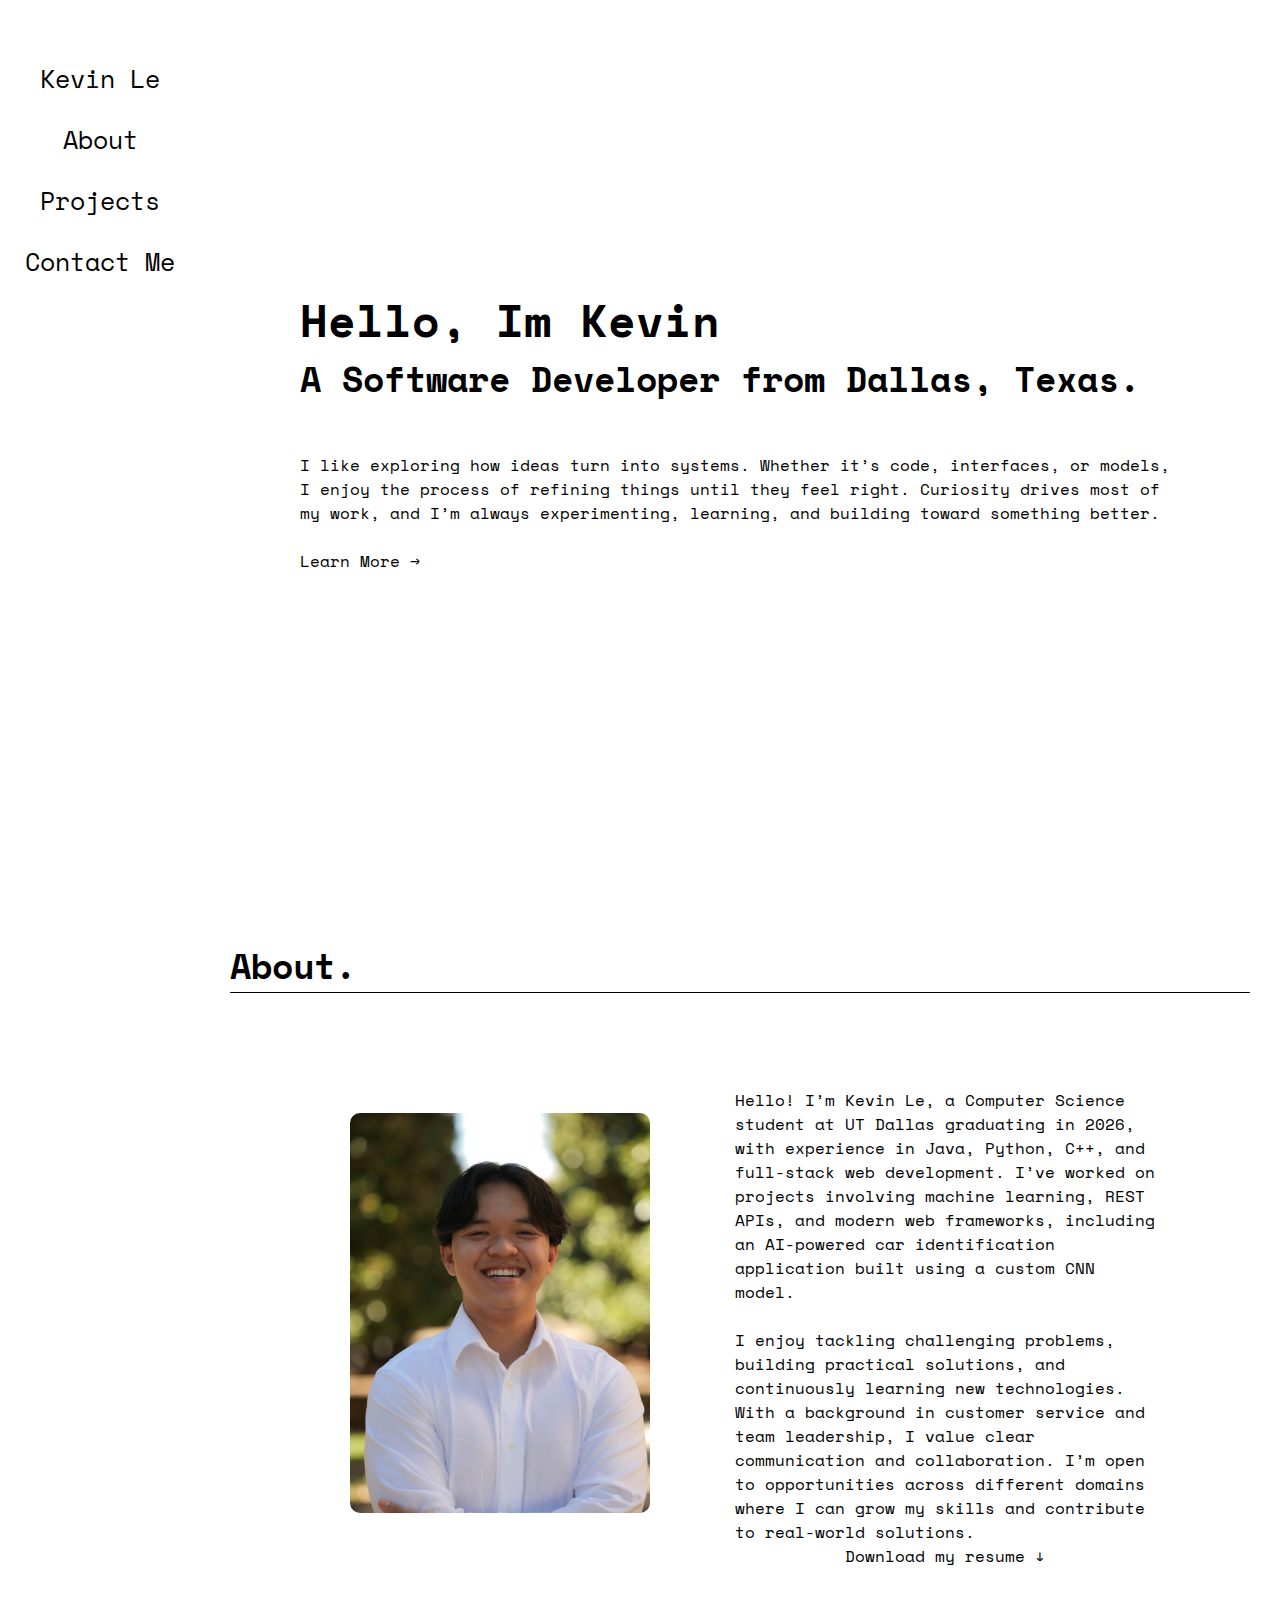
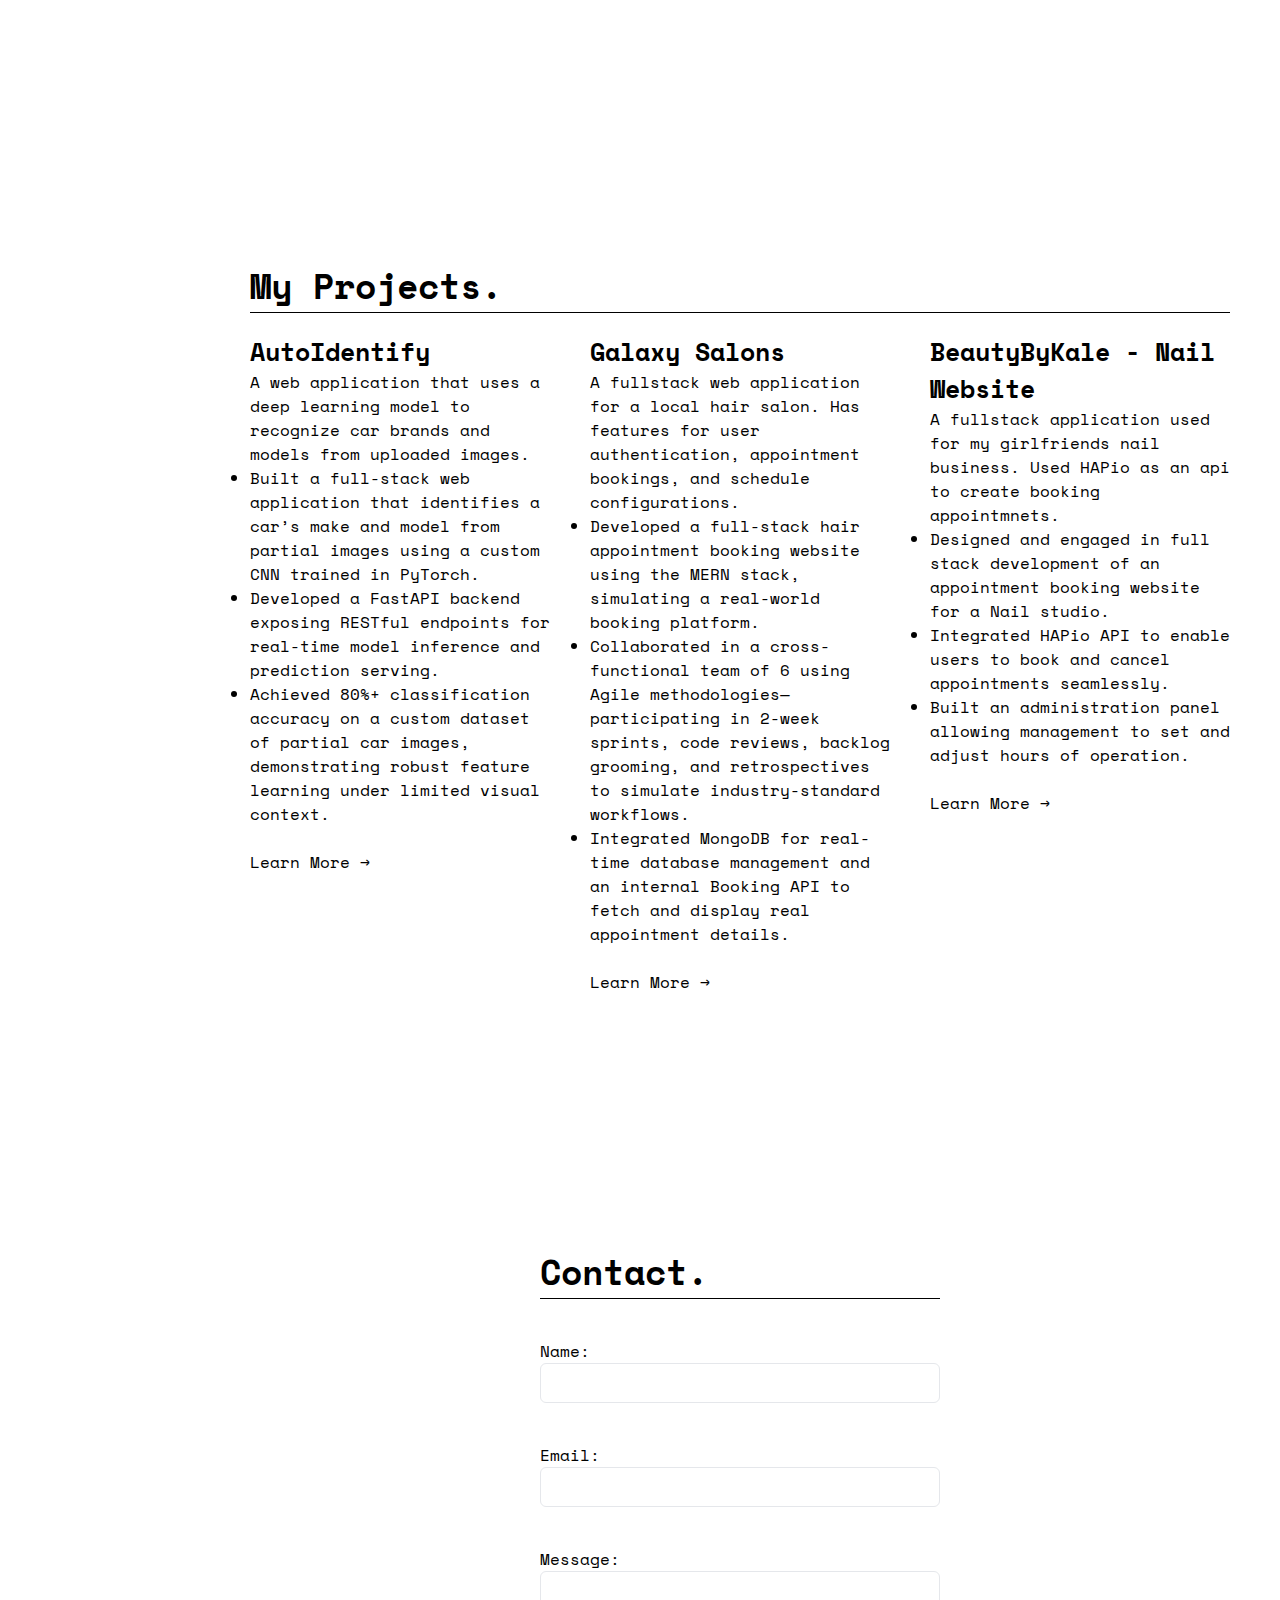
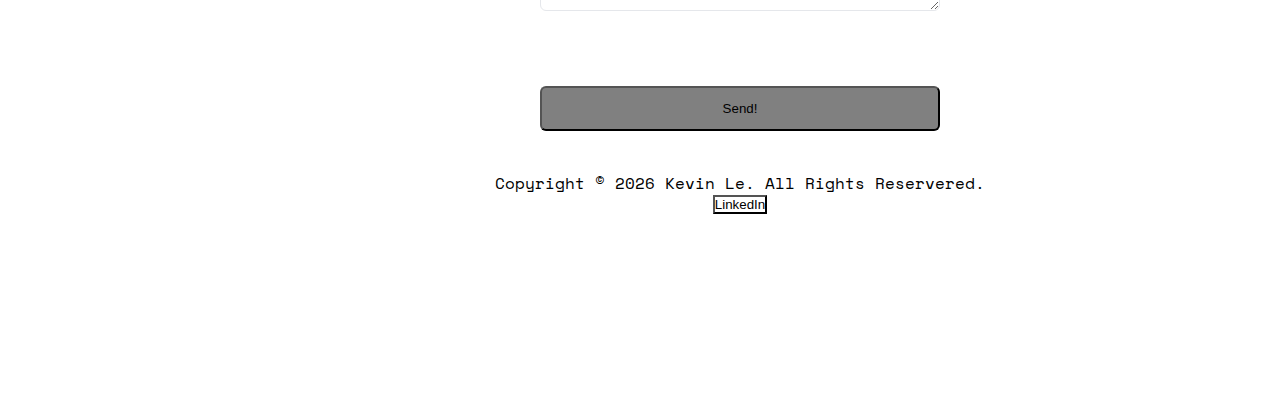
<file: index.html>
<!doctype html>
<html lang="en">
  <head>
    <meta charset="UTF-8" />
    <meta name="viewport" content="width=device-width, initial-scale=1.0" />
    <link rel="stylesheet" href="style.css" />
    <title>Kevin Le | Portfolio</title>
  </head>
  <body>
    <div id="content-container">
      <div class="aside-nav">
        <aside>
          <nav id="nav-bar">
            <div id="nav-bar-div">
              <ul class="nav-links">
                <li>
                  <a href="#landing-page" class="nav-buttons">Kevin Le</a>
                </li>
                <li><a href="#about" class="nav-buttons">About</a></li>
                <li><a href="#projects" class="nav-buttons">Projects</a></li>
                <li><a href="#contacts" class="nav-buttons">Contact Me</a></li>
              </ul>
            </div>
          </nav>
        </aside>
      </div>
      <div class="maindivs">
        <main>
          <section id="landing-page">
            <div id="landing-page-container">
              <div>
                <h1 class="Name">Hello, Im Kevin</h1>
                <h2 class="landing-page-text-2">
                  A Software Developer from Dallas, Texas.
                </h2>
                <br /><br />
                <p>
                  I like exploring how ideas turn into systems. Whether it’s
                  code, interfaces, or models, I enjoy the process of refining
                  things until they feel right. Curiosity drives most of my
                  work, and I’m always experimenting, learning, and building
                  toward something better.
                </p>
                <br />
                <a class="learn-more-button" href="#about"
                  >Learn More &#8594;</a
                >
              </div>
            </div>
          </section>
          <section id="about">
            <h2 id="about-header">About.</h2>

            <div id="about-container">
              <figure id="about-page-img">
                <img
                  src="images/cachedImage_png.jpg"
                  class="about-page-image"
                  alt="Professional Photo of Kevin"
                />
              </figure>
              <div id="about-text-container">
                <p id="about-description">
                  Hello! I’m Kevin Le, a Computer Science student at UT Dallas
                  graduating in 2026, with experience in Java, Python, C++, and
                  full-stack web development. I’ve worked on projects involving
                  machine learning, REST APIs, and modern web frameworks,
                  including an AI-powered car identification application built
                  using a custom CNN model. <br /><br />
                  I enjoy tackling challenging problems, building practical
                  solutions, and continuously learning new technologies. With a
                  background in customer service and team leadership, I value
                  clear communication and collaboration. I’m open to
                  opportunities across different domains where I can grow my
                  skills and contribute to real-world solutions.
                </p>
                <a class="learn-more-button" href="assets/KevinLe_Resume_2025_2026.pdf">Download my resume &#8595;</a>
              </div>
            </div>
          </section>
          <section id="projects">
            <div id="main-project-container">
              <h2 id="project-heading">My Projects.</h2>
              <div id="project-container">
                <div class="project-grid">
                  <div class="project-box">
                    <article>
                      <h3>AutoIdentify</h3>
                      <p>
                        A web application that uses a deep learning model to
                        recognize car brands and models from uploaded images.
                      </p>
                      <ul>
                        <li>
                          Built a full-stack web application that identifies a
                          car’s make and model from partial images using a
                          custom CNN trained in PyTorch.
                        </li>
                        <li>
                          Developed a FastAPI backend exposing RESTful endpoints
                          for real-time model inference and prediction serving.
                        </li>
                        <li>
                          Achieved 80%+ classification accuracy on a custom
                          dataset of partial car images, demonstrating robust
                          feature learning under limited visual context.
                        </li>
                      </ul>
                      <br />
                      <a
                        class="learn-more-button"
                        onclick="
                          location.href =
                            'https://github.com/kevintle2088/autoidentify'
                        "
                        >Learn More &#8594;</a
                      >
                    </article>
                  </div>
                  <div class="project-box">
                    <article>
                      <h3>Galaxy Salons</h3>
                      <p>
                        A fullstack web application for a local hair salon. Has
                        features for user authentication, appointment bookings,
                        and schedule configurations.
                      </p>
                      <ul>
                        <li>
                          Developed a full-stack hair appointment booking
                          website using the MERN stack, simulating a real-world
                          booking platform.
                        </li>
                        <li>
                          Collaborated in a cross-functional team of 6 using
                          Agile methodologies—participating in 2-week sprints,
                          code reviews, backlog grooming, and retrospectives to
                          simulate industry-standard workflows.
                        </li>
                        <li>
                          Integrated MongoDB for real-time database management
                          and an internal Booking API to fetch and display real
                          appointment details.
                        </li>
                      </ul>
                      <br />
                      <a
                        class="learn-more-button"
                        onclick="
                          location.href =
                            'https://github.com/kevintle2088/GalaxySalons'
                        "
                        >Learn More &#8594;</a
                      >
                    </article>
                  </div>
                  <div class="project-box">
                    <article>
                      <h3>BeautyByKale - Nail Website</h3>
                      <p>
                        A fullstack application used for my girlfriends nail
                        business. Used HAPio as an api to create booking
                        appointmnets.
                      </p>
                      <ul>
                        <li>
                          Designed and engaged in full stack development of an
                          appointment booking website for a Nail studio.
                        </li>
                        <li>
                          Integrated HAPio API to enable users to book and
                          cancel appointments seamlessly.
                        </li>
                        <li>
                          Built an administration panel allowing management to
                          set and adjust hours of operation.
                        </li>
                      </ul>
                      <br />
                      <a
                        class="learn-more-button"
                        onclick="
                          location.href =
                            'https://github.com/kevintle2088?tab=repositories'
                        "
                        >Learn More &#8594;</a
                      >
                    </article>
                  </div>
                </div>
              </div>
            </div>
          </section>
          <section id="contacts">
            <div id="form-entries">
              <h2 id="contact-header">Contact.</h2>
              <form id="form-box" action="">
                <label for="name"
                  >Name:
                  <input type="text" id="name" required /><br />
                </label>
                <label for="email"
                  >Email:
                  <input
                    type="text"
                    id="email"
                    required
                  /><br />
                </label>
                <label for="message"
                  >Message:
                  <textarea
                    name="message"
                    id="message"
                    required
                  ></textarea>
                </label>
                <br />
                <button
                  class="submit-button"
                  onclick="location.href = '#about'"
                >
                  Send!
                </button>
              </form>
            </div>
            <footer>
              <p id="footer-text">
                Copyright &#169; 2026 Kevin Le. All Rights Reservered.
              </p>
              <button
                class="submit-button2"
                onclick="
                  location.href = 'https://www.linkedin.com/in/kevinthanhle/'
                "
              >
                LinkedIn
              </button>
            </footer>
          </section>
        </main>
      </div>
    </div>
  </body>
</html>
</file>
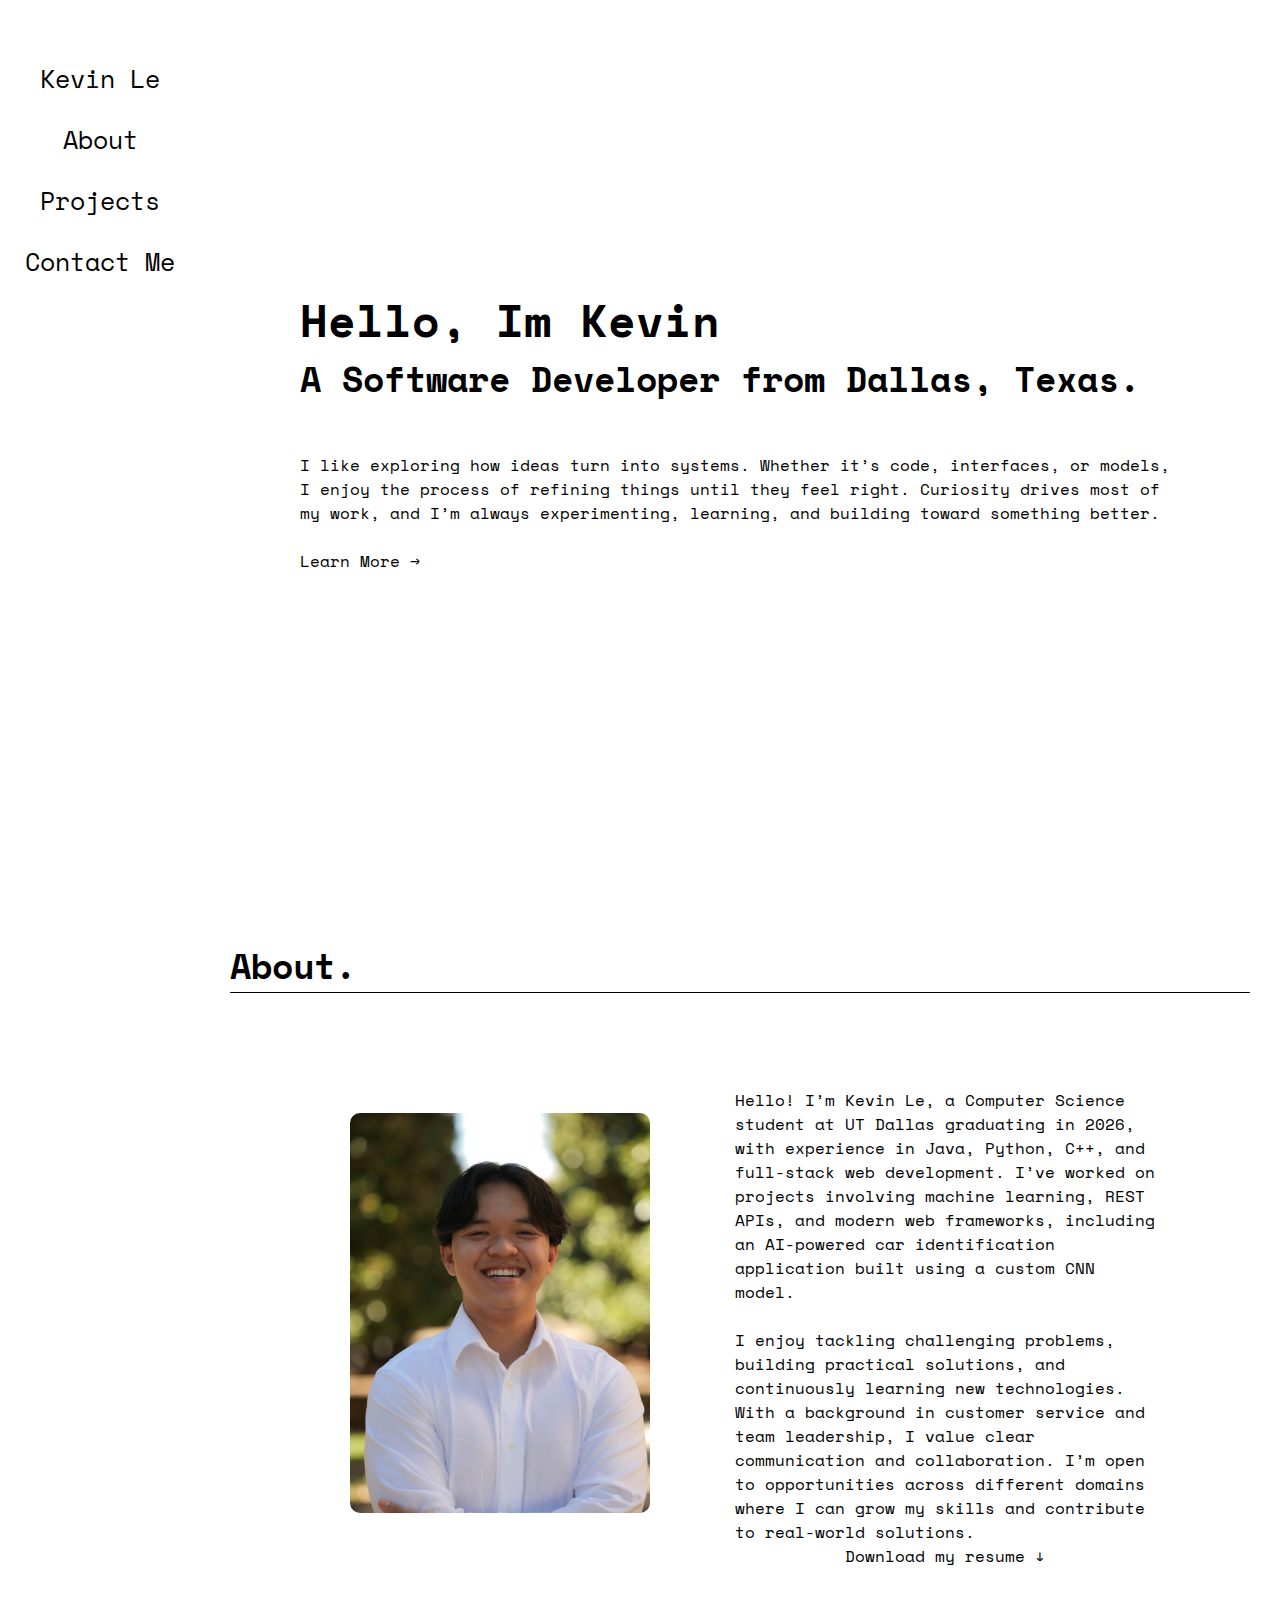
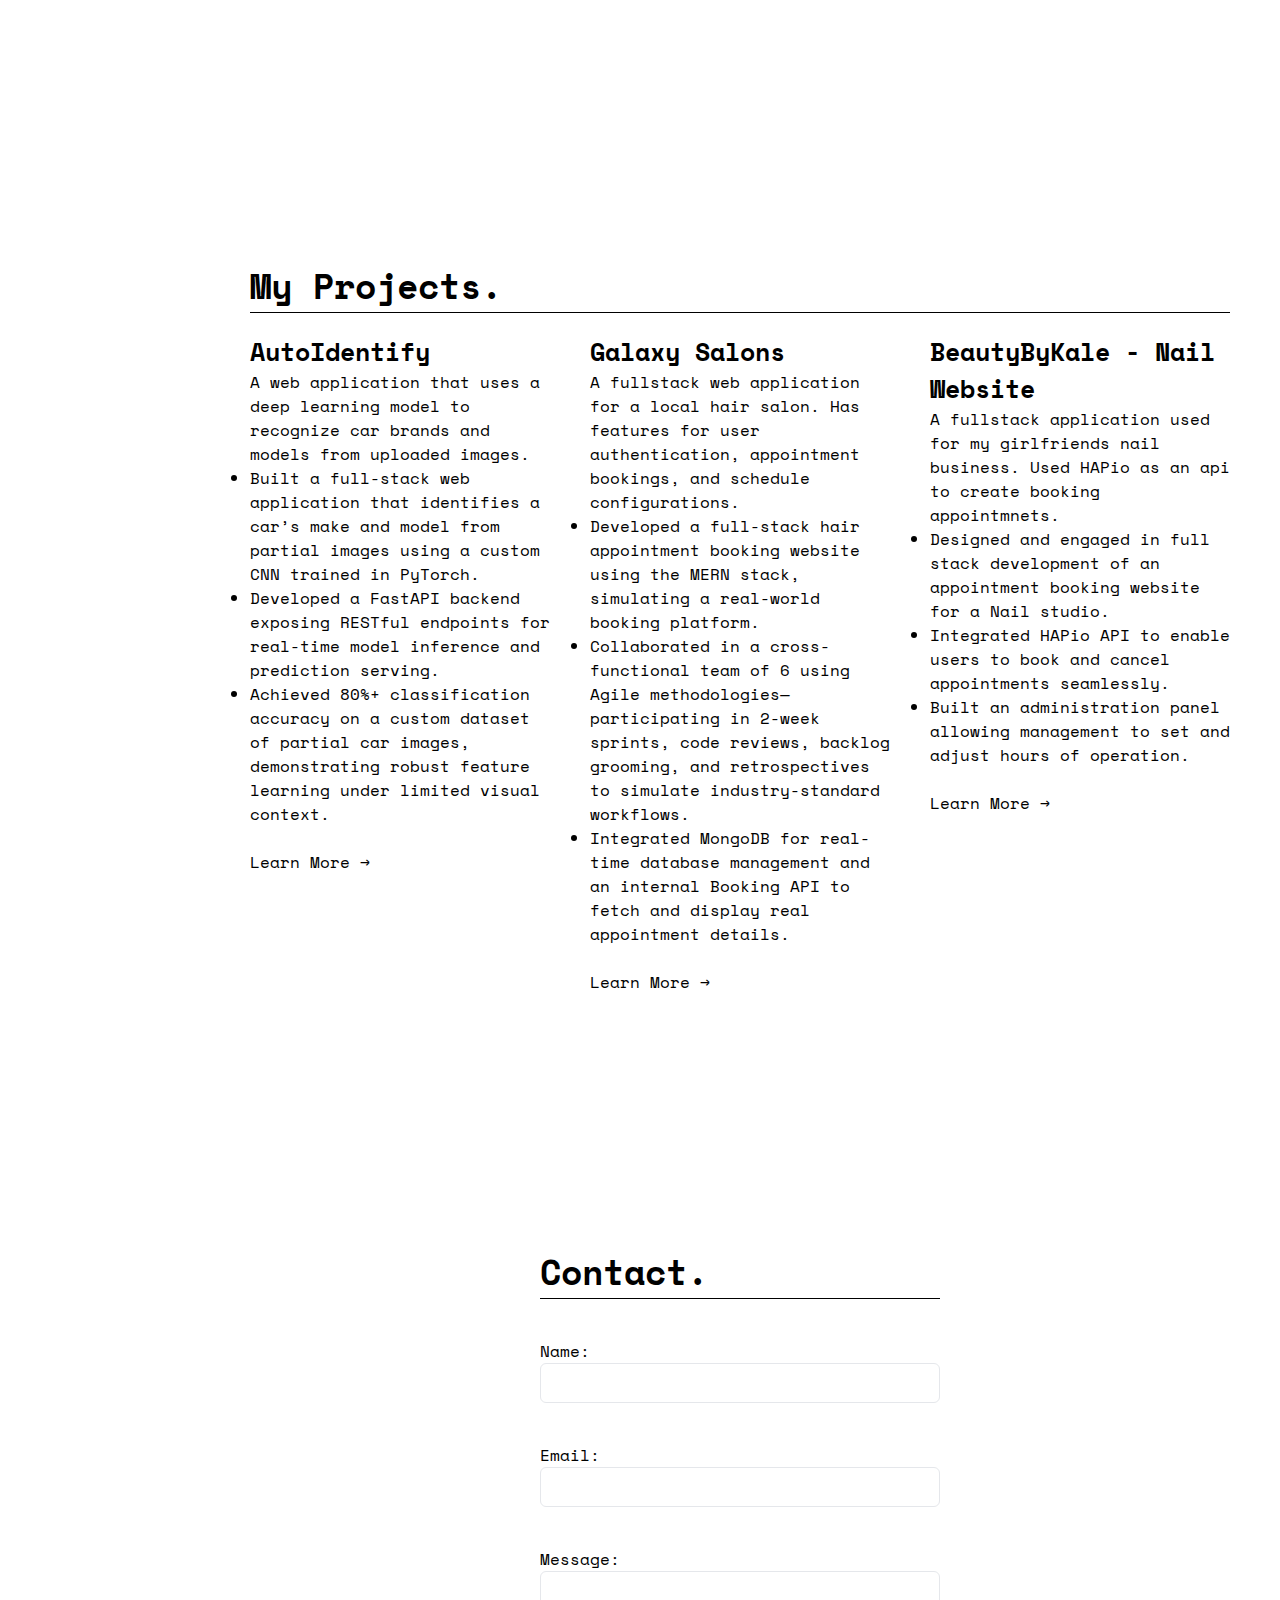
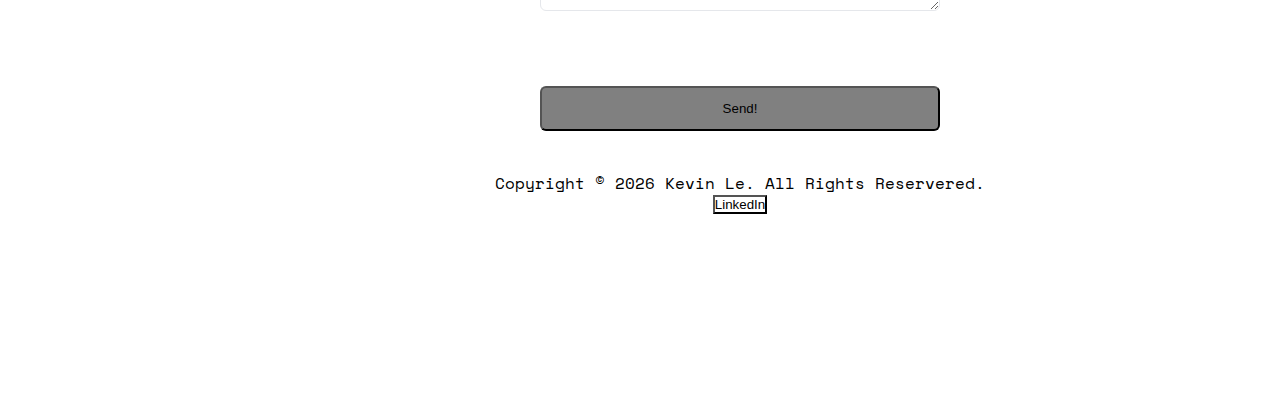
<file: portfolio.html>
<!doctype html>
<html lang="en">
  <head>
    <meta charset="UTF-8" />
    <meta name="viewport" content="width=device-width, initial-scale=1.0" />
    <link rel="stylesheet" href="portfolio.css" />
    <title>Kevin Le | Portfolio</title>
  </head>
  <body>
    <div id="content-container">
      <div class="aside-nav">
        <aside>
          <nav id="nav-bar">
            <div id="nav-bar-div">
              <ul class="nav-links">
                <li>
                  <a href="#landing-page" class="nav-buttons">Kevin Le</a>
                </li>
                <li><a href="#about" class="nav-buttons">About</a></li>
                <li><a href="#projects" class="nav-buttons">Projects</a></li>
                <li><a href="#contacts" class="nav-buttons">Contact Me</a></li>
              </ul>
            </div>
          </nav>
        </aside>
      </div>
      <div class="maindivs">
        <main>
          <section id="landing-page">
            <div id="landing-page-container">
              <div>
                <h1 class="Name">Hello, Im Kevin</h1>
                <h2 class="landing-page-text-2">
                  A Software Developer from Dallas, Texas.
                </h2>
                <br /><br />
                <p>
                  I like exploring how ideas turn into systems. Whether it’s
                  code, interfaces, or models, I enjoy the process of refining
                  things until they feel right. Curiosity drives most of my
                  work, and I’m always experimenting, learning, and building
                  toward something better.
                </p>
                <br />
                <a class="learn-more-button" href="#about"
                  >Learn More &#8594;</a
                >
              </div>
            </div>
          </section>
          <section id="about">
            <h2 id="about-header">About.</h2>

            <div id="about-container">
              <figure id="about-page-img">
                <img
                  src="cachedImage_png.jpg"
                  class="about-page-image"
                  alt="Professional Photo of Kevin"
                />
              </figure>
              <div id="about-text-container">
                <p id="about-description">
                  Hello! I’m Kevin Le, a Computer Science student at UT Dallas
                  graduating in 2026, with experience in Java, Python, C++, and
                  full-stack web development. I’ve worked on projects involving
                  machine learning, REST APIs, and modern web frameworks,
                  including an AI-powered car identification application built
                  using a custom CNN model. <br /><br />
                  I enjoy tackling challenging problems, building practical
                  solutions, and continuously learning new technologies. With a
                  background in customer service and team leadership, I value
                  clear communication and collaboration. I’m open to
                  opportunities across different domains where I can grow my
                  skills and contribute to real-world solutions.
                </p>
                <a class="learn-more-button" href="/KevinLe_Resume_2025_2026__.pdf">Download my resume &#8595;</a>
              </div>
            </div>
          </section>
          <section id="projects">
            <div id="main-project-container">
              <h2 id="project-heading">My Projects.</h2>
              <div id="project-container">
                <div class="project-grid">
                  <div class="project-box">
                    <article>
                      <h3>AutoIdentify</h3>
                      <p>
                        A web application that uses a deep learning model to
                        recognize car brands and models from uploaded images.
                      </p>
                      <ul>
                        <li>
                          Built a full-stack web application that identifies a
                          car’s make and model from partial images using a
                          custom CNN trained in PyTorch.
                        </li>
                        <li>
                          Developed a FastAPI backend exposing RESTful endpoints
                          for real-time model inference and prediction serving.
                        </li>
                        <li>
                          Achieved 80%+ classification accuracy on a custom
                          dataset of partial car images, demonstrating robust
                          feature learning under limited visual context.
                        </li>
                      </ul>
                      <br />
                      <a
                        class="learn-more-button"
                        onclick="
                          location.href =
                            'https://github.com/kevintle2088/autoidentify'
                        "
                        >Learn More &#8594;</a
                      >
                    </article>
                  </div>
                  <div class="project-box">
                    <article>
                      <h3>Galaxy Salons</h3>
                      <p>
                        A fullstack web application for a local hair salon. Has
                        features for user authentication, appointment bookings,
                        and schedule configurations.
                      </p>
                      <ul>
                        <li>
                          Developed a full-stack hair appointment booking
                          website using the MERN stack, simulating a real-world
                          booking platform.
                        </li>
                        <li>
                          Collaborated in a cross-functional team of 6 using
                          Agile methodologies—participating in 2-week sprints,
                          code reviews, backlog grooming, and retrospectives to
                          simulate industry-standard workflows.
                        </li>
                        <li>
                          Integrated MongoDB for real-time database management
                          and an internal Booking API to fetch and display real
                          appointment details.
                        </li>
                      </ul>
                      <br />
                      <a
                        class="learn-more-button"
                        onclick="
                          location.href =
                            'https://github.com/kevintle2088/GalaxySalons'
                        "
                        >Learn More &#8594;</a
                      >
                    </article>
                  </div>
                  <div class="project-box">
                    <article>
                      <h3>BeautyByKale - Nail Website</h3>
                      <p>
                        A fullstack application used for my girlfriends nail
                        business. Used HAPio as an api to create booking
                        appointmnets.
                      </p>
                      <ul>
                        <li>
                          Designed and engaged in full stack development of an
                          appointment booking website for a Nail studio.
                        </li>
                        <li>
                          Integrated HAPio API to enable users to book and
                          cancel appointments seamlessly.
                        </li>
                        <li>
                          Built an administration panel allowing management to
                          set and adjust hours of operation.
                        </li>
                      </ul>
                      <br />
                      <a
                        class="learn-more-button"
                        onclick="
                          location.href =
                            'https://github.com/kevintle2088?tab=repositories'
                        "
                        >Learn More &#8594;</a
                      >
                    </article>
                  </div>
                </div>
              </div>
            </div>
          </section>
          <section id="contacts">
            <div id="form-entries">
              <h2 id="contact-header">Contact.</h2>
              <form id="form-box" action="">
                <label for="name"
                  >Name:
                  <input type="text" id="name" required /><br />
                </label>
                <label for="email"
                  >Email:
                  <input
                    type="text"
                    id="email"
                    required
                  /><br />
                </label>
                <label for="message"
                  >Message:
                  <textarea
                    name="message"
                    id="message"
                    required
                  ></textarea>
                </label>
                <br />
                <button
                  class="submit-button"
                  onclick="location.href = '#about'"
                >
                  Send!
                </button>
              </form>
            </div>
            <footer>
              <p id="footer-text">
                Copyright &#169; 2026 Kevin Le. All Rights Reservered.
              </p>
              <button
                class="submit-button2"
                onclick="
                  location.href = 'https://www.linkedin.com/in/kevinthanhle/'
                "
              >
                LinkedIn
              </button>
            </footer>
          </section>
        </main>
      </div>
    </div>
  </body>
</html>
</file>
<file: style.css>
@import url('https://fonts.googleapis.com/css2?family=Space+Mono:ital,wght@0,400;0,700;1,400;1,700&display=swap');

::selection{
    color: pink;
    background-color: aquamarine;
}
*{
    margin: 0 auto;
    padding: 0;
    box-sizing: border-box;
    background-color: white;
}
body{
  font-family: "Space Mono", monospace;
  font-weight: 400;
  font-style: normal;
}

html{
    scroll-behavior: smooth;
}
section {
    justify-content: center;
    margin-left: 200px;
    box-sizing: border-box;
    min-height: 100vh;
    padding-top: 40px;
    padding-bottom: 80px;
}

/*For landing page*/
#landing-page {
    height: 100vh;
    display: flex;
}

#landing-page-container{
    display: flex;
    justify-content: center;
    align-items: center;
    margin: 100px;
    max-width: 100%;
}

.about-page-image {
    display: block;
    margin: 45px;
    height: 400px;
    width: 300px;
    border-radius: 10px;
}

#about-text-container {
    display: flex;
    flex-direction: column; /* Stack paragraph and link vertically */
    margin: 0;
    align-items: flex-start; /* Align items to the left */
    flex: 1 1 400px;
    min-width: 0; /* Allow flex item to shrink */
    max-width: 100%; /* Prevent overflow */
    padding: 20px;
}


#about,#projects,#contacts{
    padding-left: 30px;
    padding-right: 30px;
    

/* nav bar styling*/
}
#nav-bar{
    display: flex;
    flex-direction: column;
    width: 200px;
    height: 100vh;
    background-color: white;
}
#nav-bar-div{
    margin-top: 50px;
    display: flex;
    align-items: center;
    position: sticky;

}
.nav-links{
    display: flex;
    flex-direction: column;
    gap: 1.5rem;
    list-style: none;
    margin: 10px;
    padding: 0;
}
.nav-buttons{
    color: black;
    text-decoration: none;
    cursor: pointer;
    border: none;
    font-size: 25px;
}
.nav-buttons:hover{
    color: gray;
}

aside{
    display: flex;
    position: fixed;
    float: left;
}

/*about section styling*/
#about-header{
    border-bottom-style: solid;
    border-bottom-width: 1px;
}
#about-page-img{
    flex: 0 0 auto; 
    margin: 0;
}
#about-container{
    display: flex;
    flex-wrap: wrap;
    margin: 75px;
    gap: 20px;
    justify-content: center;
}
#about-text-container{
    display: flex;
    flex: 1 1 400px;
    margin: 0;
    justify-content: center;
    align-items: center;
    min-width: 300px;
}
/* button styling */
.learn-more-button {
    cursor: pointer;
    text-decoration: none;
    color:black;    
}
.learn-more-button:hover{
    color: gray;
}
.submit-button2{
    display: flex;
    justify-content: center;
    align-items: center;
}

/*project section styling*/

#project-heading{
    border-bottom-style: solid;
    border-bottom-width: 1px;
    margin: 20px;
}
#project-container{
    display: grid;
    align-items: center;
    margin: 20px;
}
.project-grid{
    display: grid;
    gap: 40px;
    justify-content: center;
    grid-template-columns: repeat(auto-fit,minmax(300px,1fr));
}

footer{
    height: auto;
    background-color: white;
    margin: 0;
    padding: 20px;
}
#contacts{
    display: flex;
    flex-direction: column;
    min-height: 100vh;
}
#footer-text{
    text-align: center;
    color:black;
}

/*form & contact section styling */

#form-entries{
    display: flex;
    flex-direction: column;
}
#form-box{
    display: flex;
    flex-direction: column;
    gap: 1rem;
    margin: 20px;
}
#contact-header{
    margin: 20px;
    border-bottom-style: solid;
    border-bottom-width: 1px;
}
#name,#email,#message{
    padding: 0.5rem;
    border: 1px solid #e5e7eb;
    display: flex;
    height: 2.5rem;
    width: 400px;
    border-radius: 0.375rem;
    font-size: 0.875rem;
    line-height: 1.25rem;
}
.submit-button{
    width: 400px;
    margin-top: 1.2rem;
    background-color: gray;
    color: black;
    padding: 13px 5px;
    border-radius: 0.375rem;
    cursor: pointer;
}
.submit-button:hover{
    background-color: black;
}
h1{
    font-size: 45px;
}
h2{
    font-size: 35px;
}
h3{
    font-size: 25px;
}
</file>
<file: portfolio.css>
@import url('https://fonts.googleapis.com/css2?family=Space+Mono:ital,wght@0,400;0,700;1,400;1,700&display=swap');

::selection{
    color: pink;
    background-color: aquamarine;
}
*{
    margin: 0 auto;
    padding: 0;
    box-sizing: border-box;
    background-color: white;
}
body{
  font-family: "Space Mono", monospace;
  font-weight: 400;
  font-style: normal;
}

html{
    scroll-behavior: smooth;
}
section {
    justify-content: center;
    margin-left: 200px;
    box-sizing: border-box;
    min-height: 100vh;
    padding-top: 40px;
    padding-bottom: 80px;
}

/*For landing page*/
#landing-page {
    height: 100vh;
    display: flex;
}

#landing-page-container{
    display: flex;
    justify-content: center;
    align-items: center;
    margin: 100px;
    max-width: 100%;
}

.about-page-image {
    display: block;
    margin: 45px;
    height: 400px;
    width: 300px;
    border-radius: 10px;
}

#about-text-container {
    display: flex;
    flex-direction: column; /* Stack paragraph and link vertically */
    margin: 0;
    align-items: flex-start; /* Align items to the left */
    flex: 1 1 400px;
    min-width: 0; /* Allow flex item to shrink */
    max-width: 100%; /* Prevent overflow */
    padding: 20px;
}


#about,#projects,#contacts{
    padding-left: 30px;
    padding-right: 30px;
    

/* nav bar styling*/
}
#nav-bar{
    display: flex;
    flex-direction: column;
    width: 200px;
    height: 100vh;
    background-color: white;
}
#nav-bar-div{
    margin-top: 50px;
    display: flex;
    align-items: center;
    position: sticky;

}
.nav-links{
    display: flex;
    flex-direction: column;
    gap: 1.5rem;
    list-style: none;
    margin: 10px;
    padding: 0;
}
.nav-buttons{
    color: black;
    text-decoration: none;
    cursor: pointer;
    border: none;
    font-size: 25px;
}
.nav-buttons:hover{
    color: gray;
}

aside{
    display: flex;
    position: fixed;
    float: left;
}

/*about section styling*/
#about-header{
    border-bottom-style: solid;
    border-bottom-width: 1px;
}
#about-page-img{
    flex: 0 0 auto; 
    margin: 0;
}
#about-container{
    display: flex;
    flex-wrap: wrap;
    margin: 75px;
    gap: 20px;
    justify-content: center;
}
#about-text-container{
    display: flex;
    flex: 1 1 400px;
    margin: 0;
    justify-content: center;
    align-items: center;
    min-width: 300px;
}
/* button styling */
.learn-more-button {
    cursor: pointer;
    text-decoration: none;
    color:black;    
}
.learn-more-button:hover{
    color: gray;
}
.submit-button2{
    display: flex;
    justify-content: center;
    align-items: center;
}

/*project section styling*/

#project-heading{
    border-bottom-style: solid;
    border-bottom-width: 1px;
    margin: 20px;
}
#project-container{
    display: grid;
    align-items: center;
    margin: 20px;
}
.project-grid{
    display: grid;
    gap: 40px;
    justify-content: center;
    grid-template-columns: repeat(auto-fit,minmax(300px,1fr));
}

footer{
    height: auto;
    background-color: white;
    margin: 0;
    padding: 20px;
}
#contacts{
    display: flex;
    flex-direction: column;
    min-height: 100vh;
}
#footer-text{
    text-align: center;
    color:black;
}

/*form & contact section styling */

#form-entries{
    display: flex;
    flex-direction: column;
}
#form-box{
    display: flex;
    flex-direction: column;
    gap: 1rem;
    margin: 20px;
}
#contact-header{
    margin: 20px;
    border-bottom-style: solid;
    border-bottom-width: 1px;
}
#name,#email,#message{
    padding: 0.5rem;
    border: 1px solid #e5e7eb;
    display: flex;
    height: 2.5rem;
    width: 400px;
    border-radius: 0.375rem;
    font-size: 0.875rem;
    line-height: 1.25rem;
}
.submit-button{
    width: 400px;
    margin-top: 1.2rem;
    background-color: gray;
    color: black;
    padding: 13px 5px;
    border-radius: 0.375rem;
    cursor: pointer;
}
.submit-button:hover{
    background-color: black;
}
h1{
    font-size: 45px;
}
h2{
    font-size: 35px;
}
h3{
    font-size: 25px;
}
</file>
